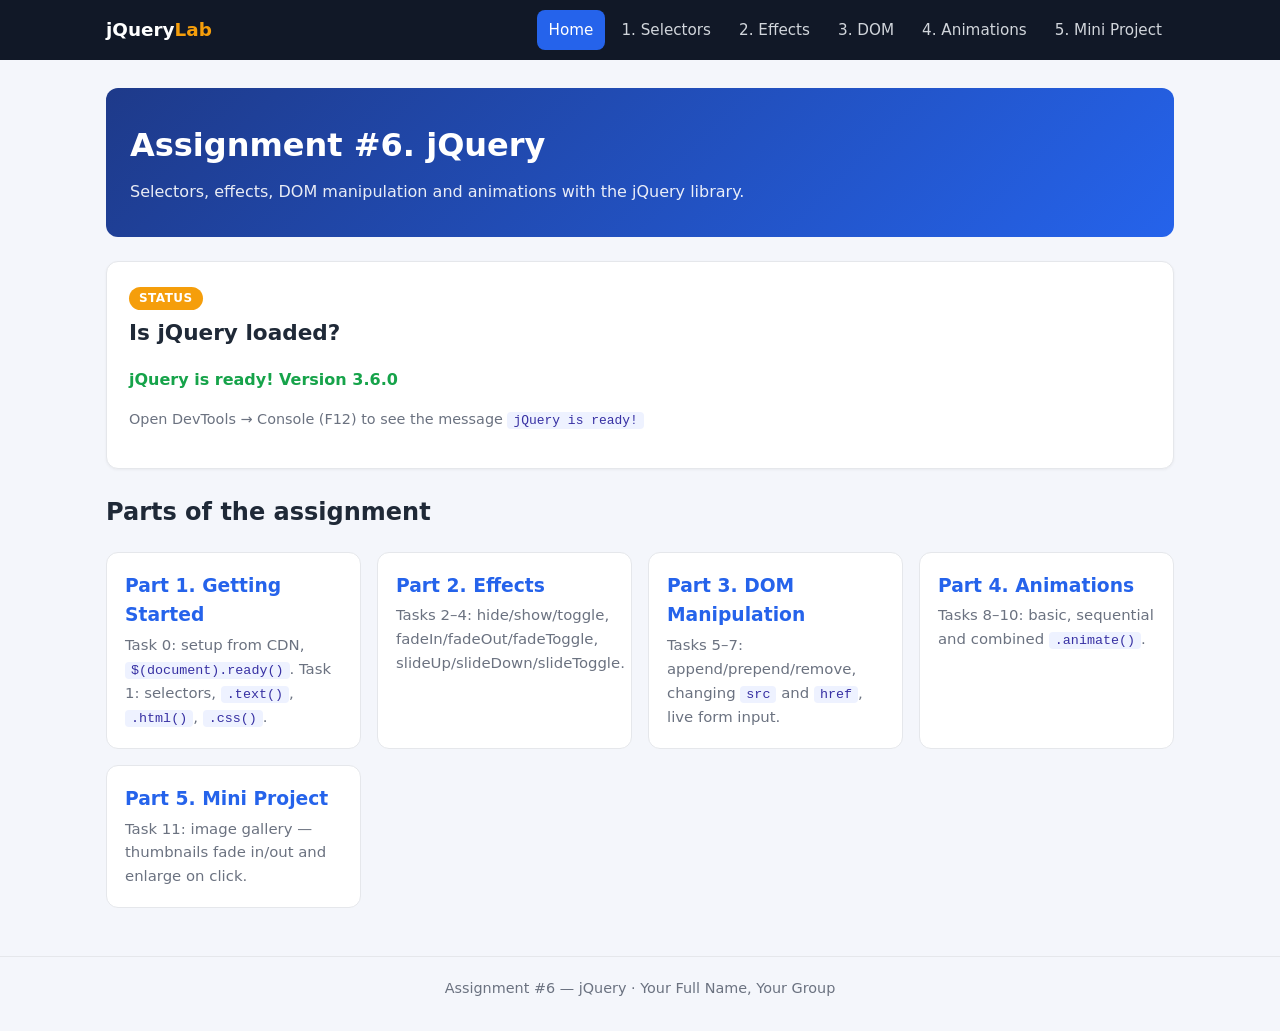
<file: index.html>
<!DOCTYPE html>
<html lang="en">
<head>
  <meta charset="UTF-8">
  <meta name="viewport" content="width=device-width, initial-scale=1.0">
  <title>Assignment 6 — jQuery | Home</title>
  <link rel="stylesheet" href="css/style.css">
</head>
<body>

  <nav class="navbar">
    <div class="nav-inner">
      <a class="brand" href="index.html">jQuery<span>Lab</span></a>
      <button class="nav-toggle" aria-label="Open menu">&#9776;</button>
      <div class="nav-links">
        <a href="index.html" class="active">Home</a>
        <a href="part1-selectors.html">1. Selectors</a>
        <a href="part2-effects.html">2. Effects</a>
        <a href="part3-dom.html">3. DOM</a>
        <a href="part4-animations.html">4. Animations</a>
        <a href="part5-project.html">5. Mini Project</a>
      </div>
    </div>
  </nav>

  <main>
    <section class="hero">
      <h1>Assignment #6. jQuery</h1>
      <p>Selectors, effects, DOM manipulation and animations with the jQuery library.</p>
    </section>

    <section class="task">
      <span class="task-label">Status</span>
      <h2>Is jQuery loaded?</h2>
      <p id="jq-status" class="status err">jQuery is NOT loaded (check the CDN link).</p>
      <p class="hint">Open DevTools → Console (F12) to see the message <code>jQuery is ready!</code></p>
    </section>

    <h2>Parts of the assignment</h2>
    <div class="cards">
      <a class="card-link" href="part1-selectors.html">
        <h3>Part 1. Getting Started</h3>
        <p>Task 0: setup from CDN, <code>$(document).ready()</code>. Task 1: selectors, <code>.text()</code>, <code>.html()</code>, <code>.css()</code>.</p>
      </a>
      <a class="card-link" href="part2-effects.html">
        <h3>Part 2. Effects</h3>
        <p>Tasks 2–4: hide/show/toggle, fadeIn/fadeOut/fadeToggle, slideUp/slideDown/slideToggle.</p>
      </a>
      <a class="card-link" href="part3-dom.html">
        <h3>Part 3. DOM Manipulation</h3>
        <p>Tasks 5–7: append/prepend/remove, changing <code>src</code> and <code>href</code>, live form input.</p>
      </a>
      <a class="card-link" href="part4-animations.html">
        <h3>Part 4. Animations</h3>
        <p>Tasks 8–10: basic, sequential and combined <code>.animate()</code>.</p>
      </a>
      <a class="card-link" href="part5-project.html">
        <h3>Part 5. Mini Project</h3>
        <p>Task 11: image gallery — thumbnails fade in/out and enlarge on click.</p>
      </a>
    </div>
  </main>

  <footer class="footer">
    Assignment #6 — jQuery &middot; <span class="student-name"></span>, <span class="student-group"></span>
  </footer>

  <script src="https://code.jquery.com/jquery-3.7.1.min.js" integrity="sha256-/JqT3SQfawRcv/BIHPThkBvs0OEvtFFmqPF/lYI/Cxo=" crossorigin="anonymous"></script>
  <script src="js/main.js"></script>
  <script>
    $(document).ready(function () {
      $("#jq-status")
        .text("jQuery is ready! Version " + $.fn.jquery)
        .removeClass("err")
        .addClass("ok");
    });
  </script>
</body>
</html>
</file>
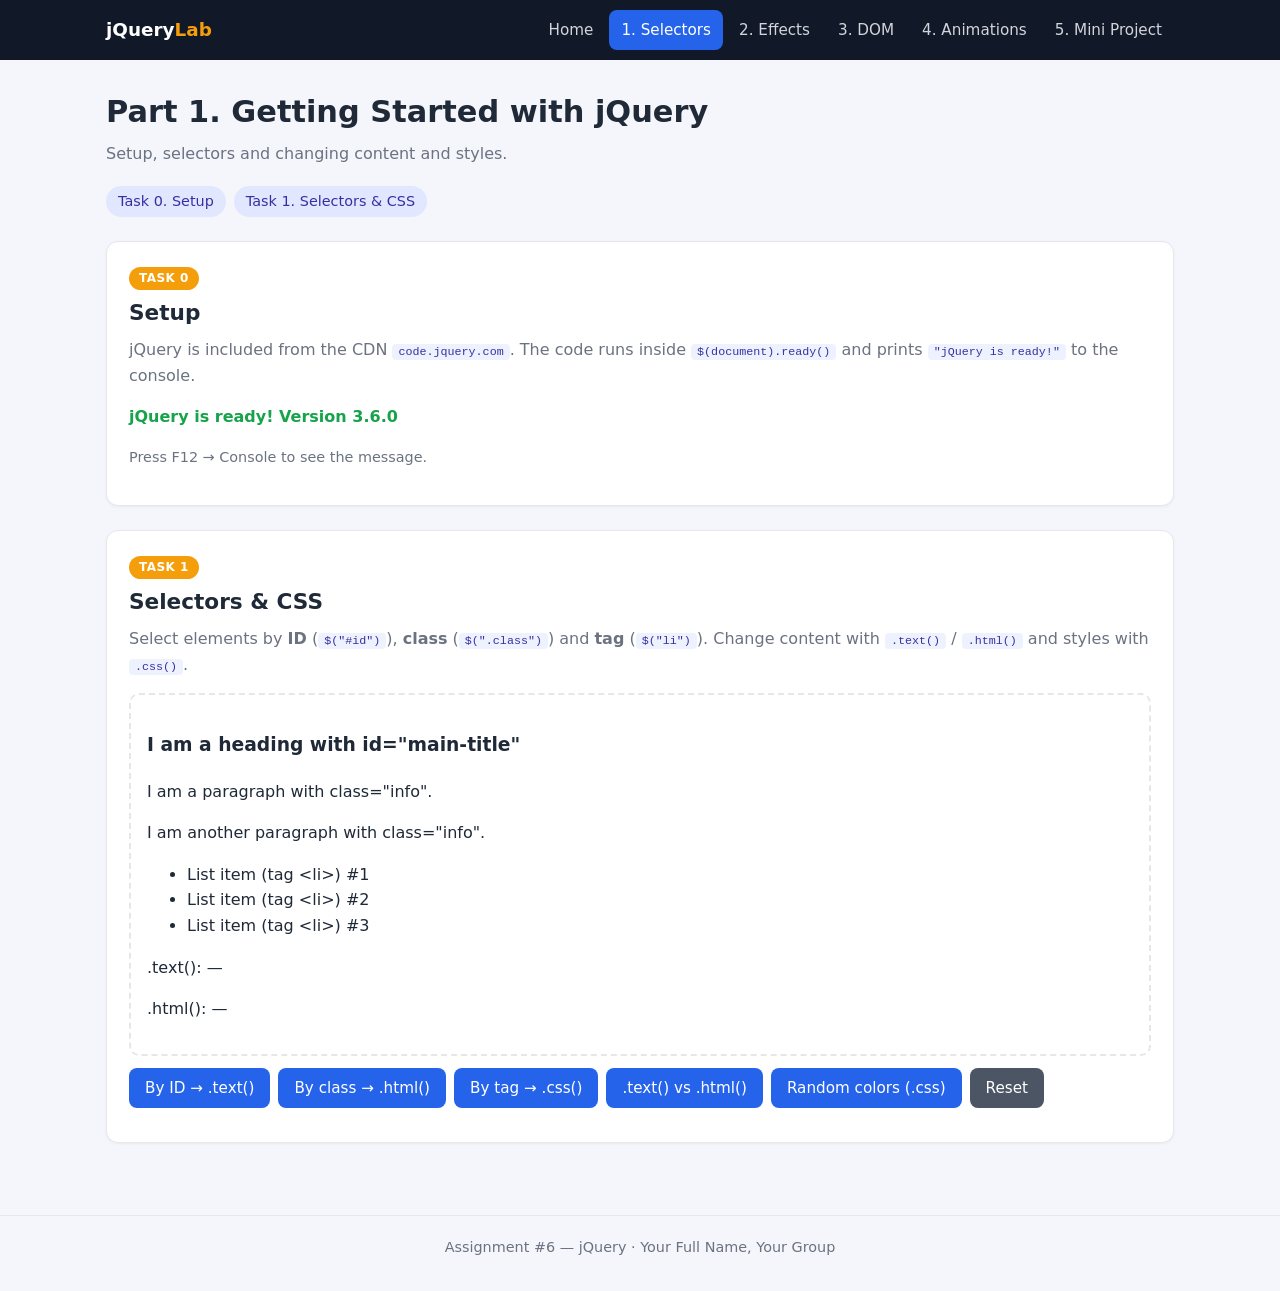
<file: part1-selectors.html>
<!DOCTYPE html>
<html lang="en">
<head>
  <meta charset="UTF-8">
  <meta name="viewport" content="width=device-width, initial-scale=1.0">
  <title>Part 1 — Selectors &amp; CSS</title>
  <link rel="stylesheet" href="css/style.css">
</head>
<body>

  <nav class="navbar">
    <div class="nav-inner">
      <a class="brand" href="index.html">jQuery<span>Lab</span></a>
      <button class="nav-toggle" aria-label="Open menu">&#9776;</button>
      <div class="nav-links">
        <a href="index.html">Home</a>
        <a href="part1-selectors.html" class="active">1. Selectors</a>
        <a href="part2-effects.html">2. Effects</a>
        <a href="part3-dom.html">3. DOM</a>
        <a href="part4-animations.html">4. Animations</a>
        <a href="part5-project.html">5. Mini Project</a>
      </div>
    </div>
  </nav>

  <main>
    <header class="page-header">
      <h1>Part 1. Getting Started with jQuery</h1>
      <p>Setup, selectors and changing content and styles.</p>
    </header>

    <div class="task-nav">
      <a href="#task0">Task 0. Setup</a>
      <a href="#task1">Task 1. Selectors &amp; CSS</a>
    </div>

    <!-- ========== Task 0 ========== -->
    <section class="task" id="task0">
      <span class="task-label">Task 0</span>
      <h2>Setup</h2>
      <p class="desc">jQuery is included from the CDN <code>code.jquery.com</code>. The code runs inside
        <code>$(document).ready()</code> and prints <code>"jQuery is ready!"</code> to the console.</p>
      <p id="ready-status" class="status err">jQuery is NOT loaded.</p>
      <p class="hint">Press F12 → Console to see the message.</p>
    </section>

    <!-- ========== Task 1 ========== -->
    <section class="task" id="task1">
      <span class="task-label">Task 1</span>
      <h2>Selectors &amp; CSS</h2>
      <p class="desc">Select elements by <b>ID</b> (<code>$("#id")</code>), <b>class</b> (<code>$(".class")</code>)
        and <b>tag</b> (<code>$("li")</code>). Change content with <code>.text()</code> / <code>.html()</code>
        and styles with <code>.css()</code>.</p>

      <div class="demo-box" id="demo1">
        <h3 id="main-title">I am a heading with id="main-title"</h3>
        <p class="info">I am a paragraph with class="info".</p>
        <p class="info">I am another paragraph with class="info".</p>
        <ul>
          <li>List item (tag &lt;li&gt;) #1</li>
          <li>List item (tag &lt;li&gt;) #2</li>
          <li>List item (tag &lt;li&gt;) #3</li>
        </ul>
        <p>.text(): <span id="text-demo">—</span></p>
        <p>.html(): <span id="html-demo">—</span></p>
      </div>

      <div class="btn-group">
        <button class="btn" id="btn-by-id">By ID → .text()</button>
        <button class="btn" id="btn-by-class">By class → .html()</button>
        <button class="btn" id="btn-by-tag">By tag → .css()</button>
        <button class="btn" id="btn-compare">.text() vs .html()</button>
        <button class="btn" id="btn-random">Random colors (.css)</button>
        <button class="btn secondary" id="btn-reset1">Reset</button>
      </div>
    </section>
  </main>

  <footer class="footer">
    Assignment #6 — jQuery &middot; <span class="student-name"></span>, <span class="student-group"></span>
  </footer>

  <script src="https://code.jquery.com/jquery-3.7.1.min.js" integrity="sha256-/JqT3SQfawRcv/BIHPThkBvs0OEvtFFmqPF/lYI/Cxo=" crossorigin="anonymous"></script>
  <script src="js/main.js"></script>
  <script src="js/part1.js"></script>
</body>
</html>
</file>
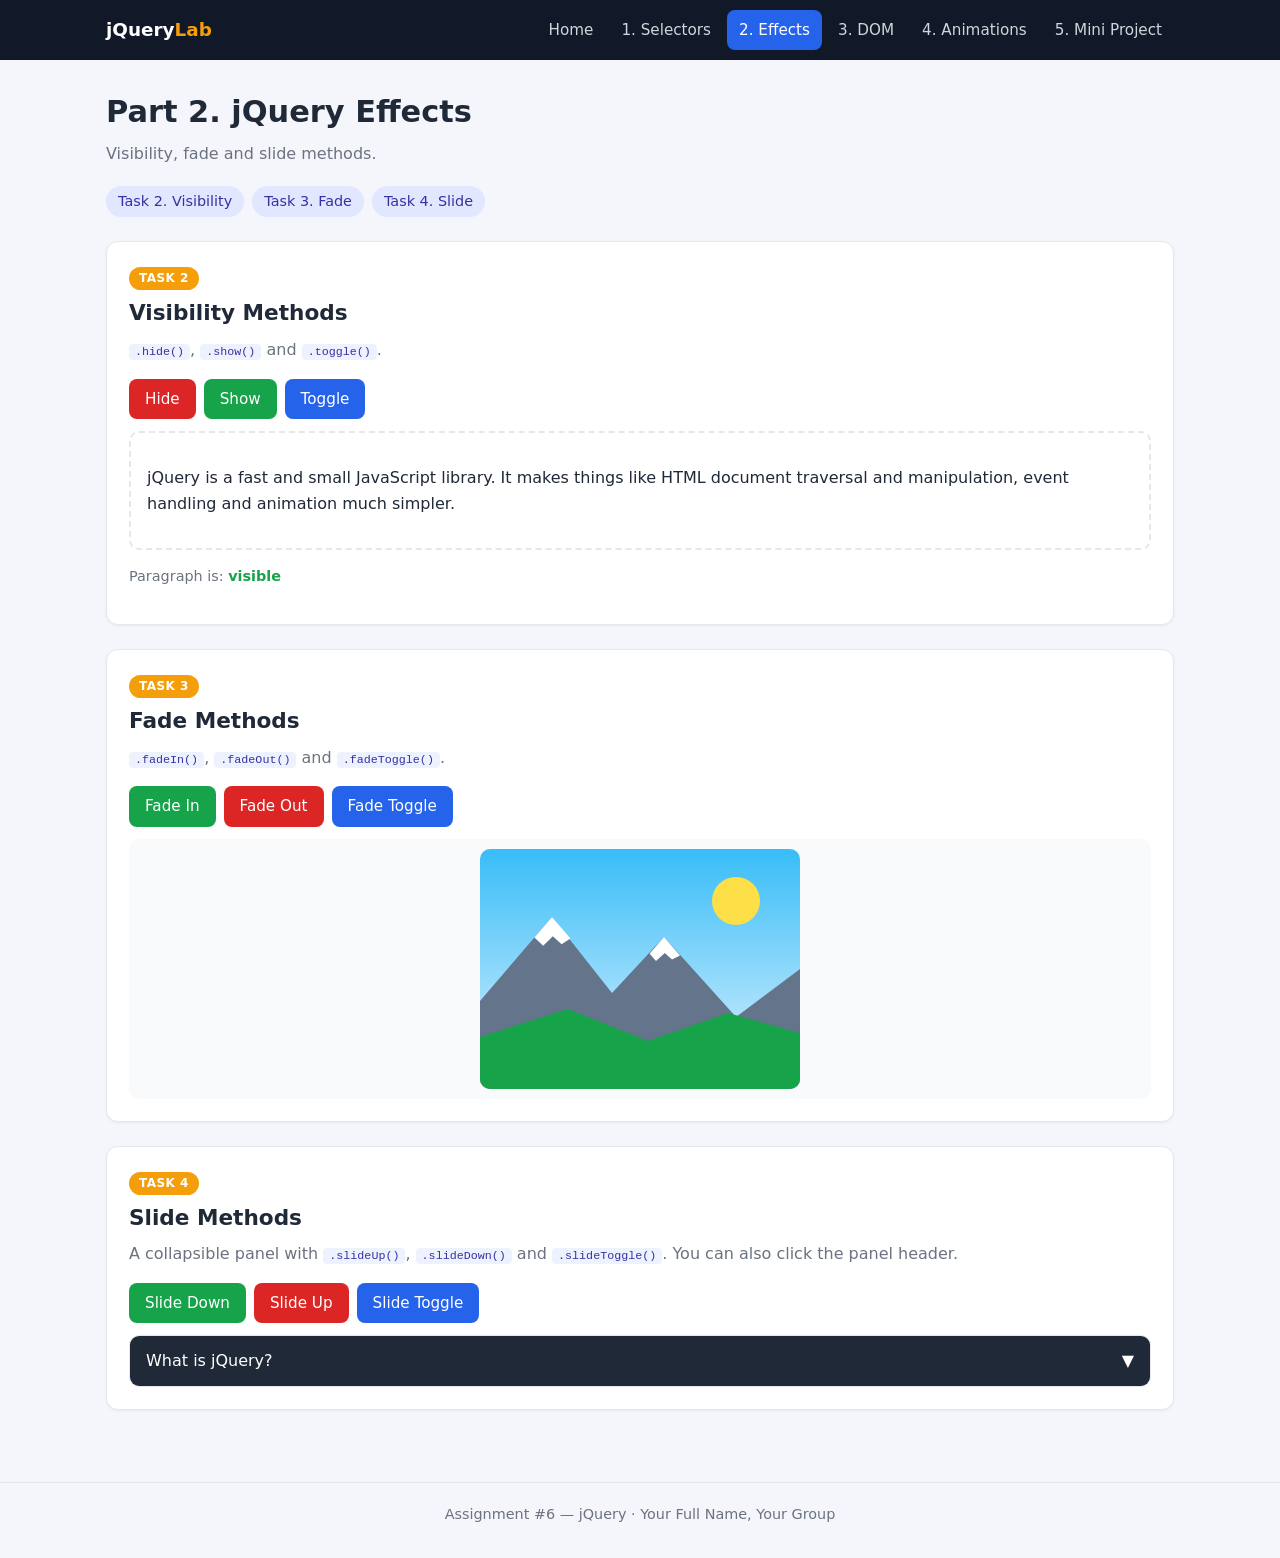
<file: part2-effects.html>
<!DOCTYPE html>
<html lang="en">
<head>
  <meta charset="UTF-8">
  <meta name="viewport" content="width=device-width, initial-scale=1.0">
  <title>Part 2 — jQuery Effects</title>
  <link rel="stylesheet" href="css/style.css">
</head>
<body>

  <nav class="navbar">
    <div class="nav-inner">
      <a class="brand" href="index.html">jQuery<span>Lab</span></a>
      <button class="nav-toggle" aria-label="Open menu">&#9776;</button>
      <div class="nav-links">
        <a href="index.html">Home</a>
        <a href="part1-selectors.html">1. Selectors</a>
        <a href="part2-effects.html" class="active">2. Effects</a>
        <a href="part3-dom.html">3. DOM</a>
        <a href="part4-animations.html">4. Animations</a>
        <a href="part5-project.html">5. Mini Project</a>
      </div>
    </div>
  </nav>

  <main>
    <header class="page-header">
      <h1>Part 2. jQuery Effects</h1>
      <p>Visibility, fade and slide methods.</p>
    </header>

    <div class="task-nav">
      <a href="#task2">Task 2. Visibility</a>
      <a href="#task3">Task 3. Fade</a>
      <a href="#task4">Task 4. Slide</a>
    </div>

    <!-- ========== Task 2 ========== -->
    <section class="task" id="task2">
      <span class="task-label">Task 2</span>
      <h2>Visibility Methods</h2>
      <p class="desc"><code>.hide()</code>, <code>.show()</code> and <code>.toggle()</code>.</p>

      <div class="btn-group">
        <button class="btn danger" id="btn-hide">Hide</button>
        <button class="btn success" id="btn-show">Show</button>
        <button class="btn" id="btn-toggle">Toggle</button>
      </div>

      <div class="demo-box">
        <p id="para">
          jQuery is a fast and small JavaScript library. It makes things like HTML document
          traversal and manipulation, event handling and animation much simpler.
        </p>
      </div>
      <p class="hint">Paragraph is: <span id="para-state" class="status ok">visible</span></p>
    </section>

    <!-- ========== Task 3 ========== -->
    <section class="task" id="task3">
      <span class="task-label">Task 3</span>
      <h2>Fade Methods</h2>
      <p class="desc"><code>.fadeIn()</code>, <code>.fadeOut()</code> and <code>.fadeToggle()</code>.</p>

      <div class="btn-group">
        <button class="btn success" id="btn-fade-in">Fade In</button>
        <button class="btn danger" id="btn-fade-out">Fade Out</button>
        <button class="btn" id="btn-fade-toggle">Fade Toggle</button>
      </div>

      <div class="fade-wrap">
        <img id="fade-img" src="images/gallery/mountains.svg" alt="Mountains">
      </div>
    </section>

    <!-- ========== Task 4 ========== -->
    <section class="task" id="task4">
      <span class="task-label">Task 4</span>
      <h2>Slide Methods</h2>
      <p class="desc">A collapsible panel with <code>.slideUp()</code>, <code>.slideDown()</code> and
        <code>.slideToggle()</code>. You can also click the panel header.</p>

      <div class="btn-group">
        <button class="btn success" id="btn-slide-down">Slide Down</button>
        <button class="btn danger" id="btn-slide-up">Slide Up</button>
        <button class="btn" id="btn-slide-toggle">Slide Toggle</button>
      </div>

      <div class="panel">
        <div class="panel-header" id="panel-header">
          <span>What is jQuery?</span>
          <span class="arrow">&#9660;</span>
        </div>
        <div class="panel-body" id="panel-body">
          <p>jQuery was created by John Resig in 2006. Its motto is <b>"Write less, do more"</b>.</p>
          <p>Main features: DOM selection and manipulation, events, effects and animations, AJAX.</p>
        </div>
      </div>
    </section>
  </main>

  <footer class="footer">
    Assignment #6 — jQuery &middot; <span class="student-name"></span>, <span class="student-group"></span>
  </footer>

  <script src="https://code.jquery.com/jquery-3.7.1.min.js" integrity="sha256-/JqT3SQfawRcv/BIHPThkBvs0OEvtFFmqPF/lYI/Cxo=" crossorigin="anonymous"></script>
  <script src="js/main.js"></script>
  <script src="js/part2.js"></script>
</body>
</html>
</file>
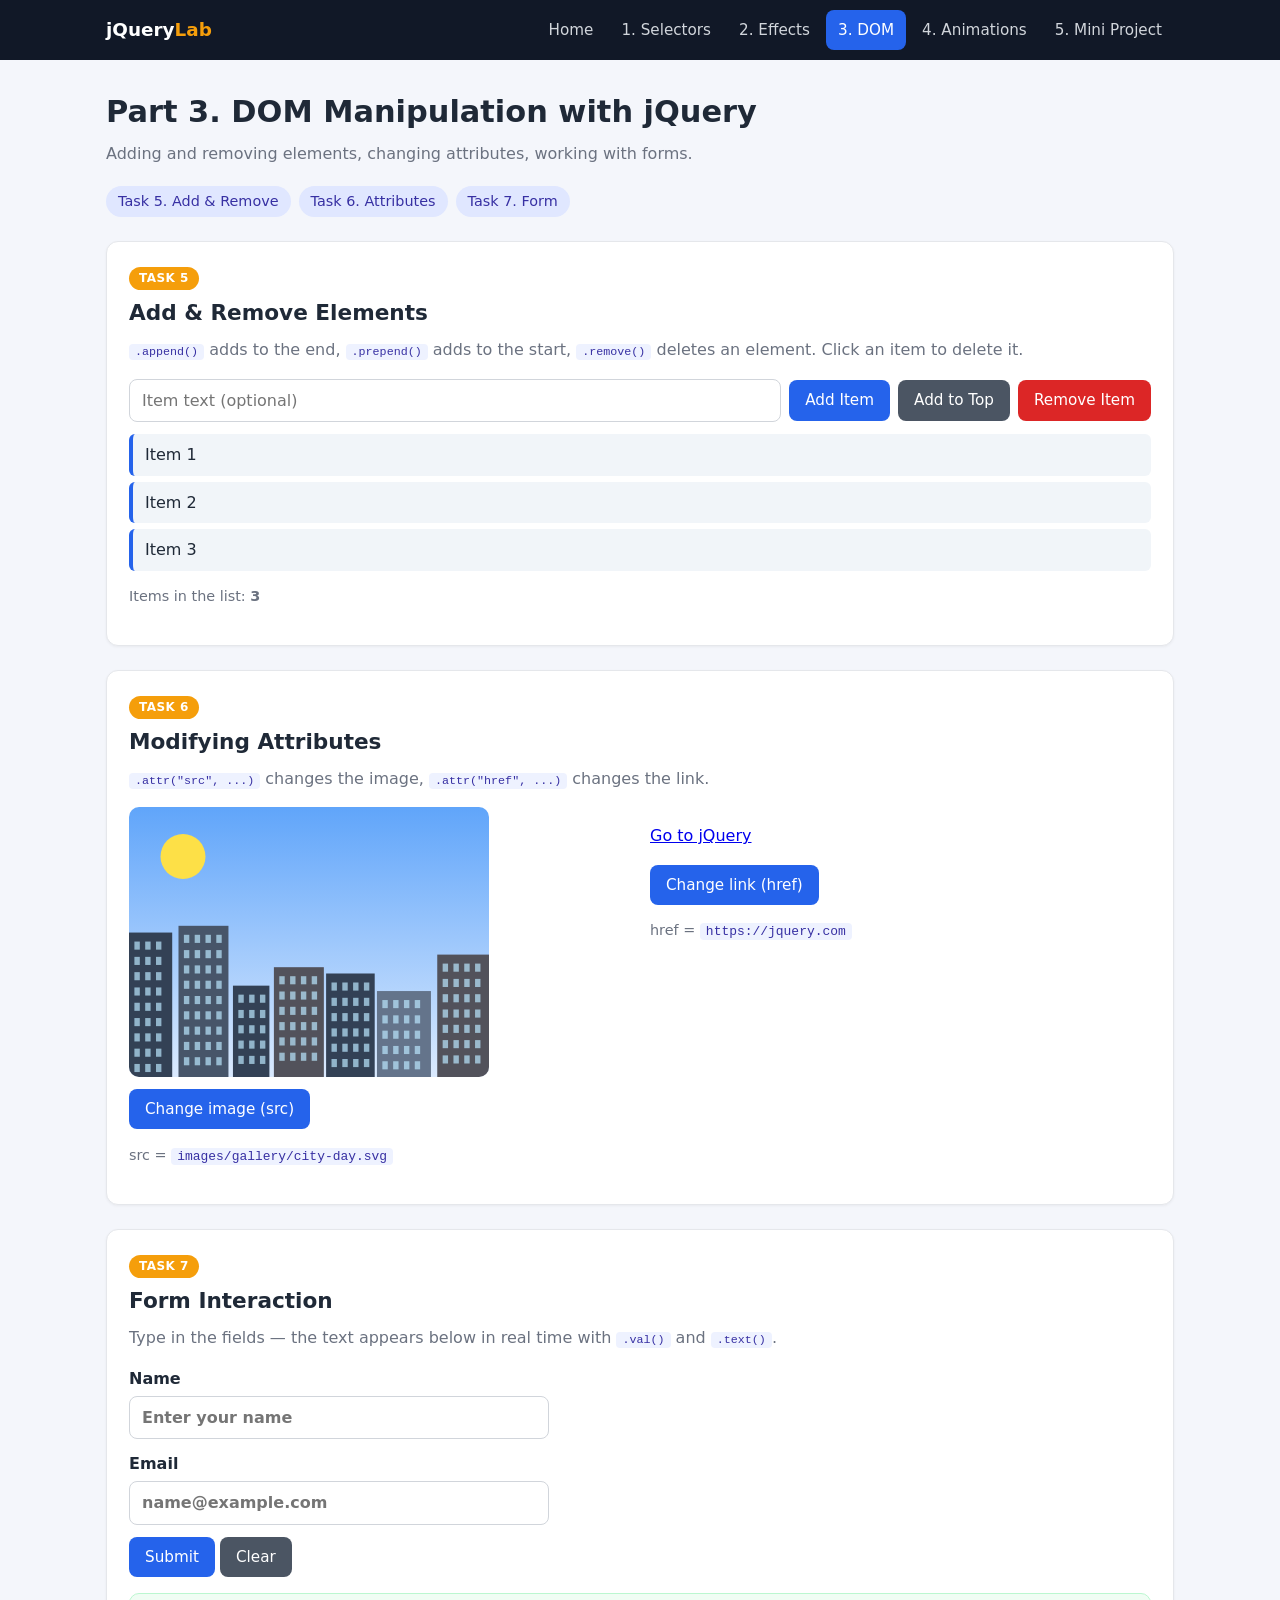
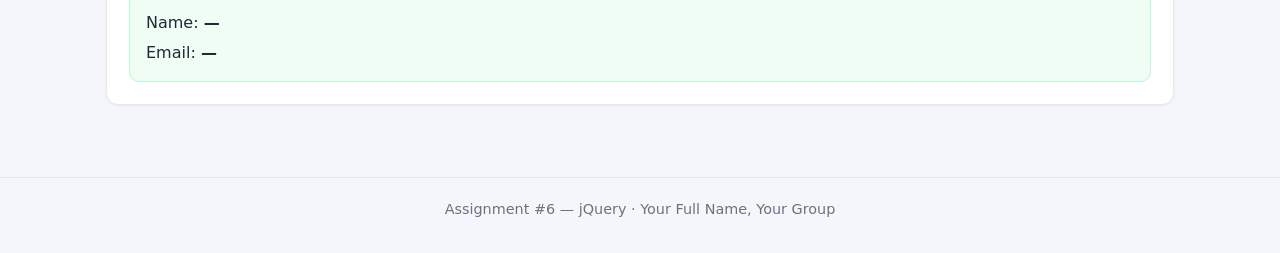
<file: part3-dom.html>
<!DOCTYPE html>
<html lang="en">
<head>
  <meta charset="UTF-8">
  <meta name="viewport" content="width=device-width, initial-scale=1.0">
  <title>Part 3 — DOM Manipulation</title>
  <link rel="stylesheet" href="css/style.css">
</head>
<body>

  <nav class="navbar">
    <div class="nav-inner">
      <a class="brand" href="index.html">jQuery<span>Lab</span></a>
      <button class="nav-toggle" aria-label="Open menu">&#9776;</button>
      <div class="nav-links">
        <a href="index.html">Home</a>
        <a href="part1-selectors.html">1. Selectors</a>
        <a href="part2-effects.html">2. Effects</a>
        <a href="part3-dom.html" class="active">3. DOM</a>
        <a href="part4-animations.html">4. Animations</a>
        <a href="part5-project.html">5. Mini Project</a>
      </div>
    </div>
  </nav>

  <main>
    <header class="page-header">
      <h1>Part 3. DOM Manipulation with jQuery</h1>
      <p>Adding and removing elements, changing attributes, working with forms.</p>
    </header>

    <div class="task-nav">
      <a href="#task5">Task 5. Add &amp; Remove</a>
      <a href="#task6">Task 6. Attributes</a>
      <a href="#task7">Task 7. Form</a>
    </div>

    <!-- ========== Task 5 ========== -->
    <section class="task" id="task5">
      <span class="task-label">Task 5</span>
      <h2>Add &amp; Remove Elements</h2>
      <p class="desc"><code>.append()</code> adds to the end, <code>.prepend()</code> adds to the start,
        <code>.remove()</code> deletes an element. Click an item to delete it.</p>

      <div class="row">
        <input type="text" id="item-input" placeholder="Item text (optional)">
        <button class="btn" id="btn-append">Add Item</button>
        <button class="btn secondary" id="btn-prepend">Add to Top</button>
        <button class="btn danger" id="btn-remove">Remove Item</button>
      </div>

      <ul id="item-list">
        <li>Item 1</li>
        <li>Item 2</li>
        <li>Item 3</li>
      </ul>
      <p class="hint">Items in the list: <b id="item-count">3</b></p>
    </section>

    <!-- ========== Task 6 ========== -->
    <section class="task" id="task6">
      <span class="task-label">Task 6</span>
      <h2>Modifying Attributes</h2>
      <p class="desc"><code>.attr("src", ...)</code> changes the image, <code>.attr("href", ...)</code> changes the link.</p>

      <div class="attr-demo">
        <div>
          <img id="swap-img" src="images/gallery/city-day.svg" alt="City at day">
          <div class="btn-group">
            <button class="btn" id="btn-change-src">Change image (src)</button>
          </div>
          <p class="hint">src = <code id="current-src"></code></p>
        </div>

        <div>
          <p><a id="dyn-link" href="https://jquery.com" target="_blank" rel="noopener">Go to jQuery</a></p>
          <div class="btn-group">
            <button class="btn" id="btn-change-href">Change link (href)</button>
          </div>
          <p class="hint">href = <code id="current-href"></code></p>
        </div>
      </div>
    </section>

    <!-- ========== Task 7 ========== -->
    <section class="task" id="task7">
      <span class="task-label">Task 7</span>
      <h2>Form Interaction</h2>
      <p class="desc">Type in the fields — the text appears below in real time with <code>.val()</code> and <code>.text()</code>.</p>

      <form id="user-form" novalidate>
        <label>Name
          <input type="text" id="name-input" placeholder="Enter your name">
        </label>
        <label>Email
          <input type="email" id="email-input" placeholder="name@example.com">
        </label>
        <div>
          <button class="btn" type="submit">Submit</button>
          <button class="btn secondary" type="button" id="btn-clear">Clear</button>
        </div>
      </form>

      <div class="preview">
        <p>Name: <span id="name-output">—</span></p>
        <p>Email: <span id="email-output">—</span> <span id="email-check"></span></p>
        <p id="form-message" class="status ok"></p>
      </div>
    </section>
  </main>

  <footer class="footer">
    Assignment #6 — jQuery &middot; <span class="student-name"></span>, <span class="student-group"></span>
  </footer>

  <script src="https://code.jquery.com/jquery-3.7.1.min.js" integrity="sha256-/JqT3SQfawRcv/BIHPThkBvs0OEvtFFmqPF/lYI/Cxo=" crossorigin="anonymous"></script>
  <script src="js/main.js"></script>
  <script src="js/part3.js"></script>
</body>
</html>
</file>
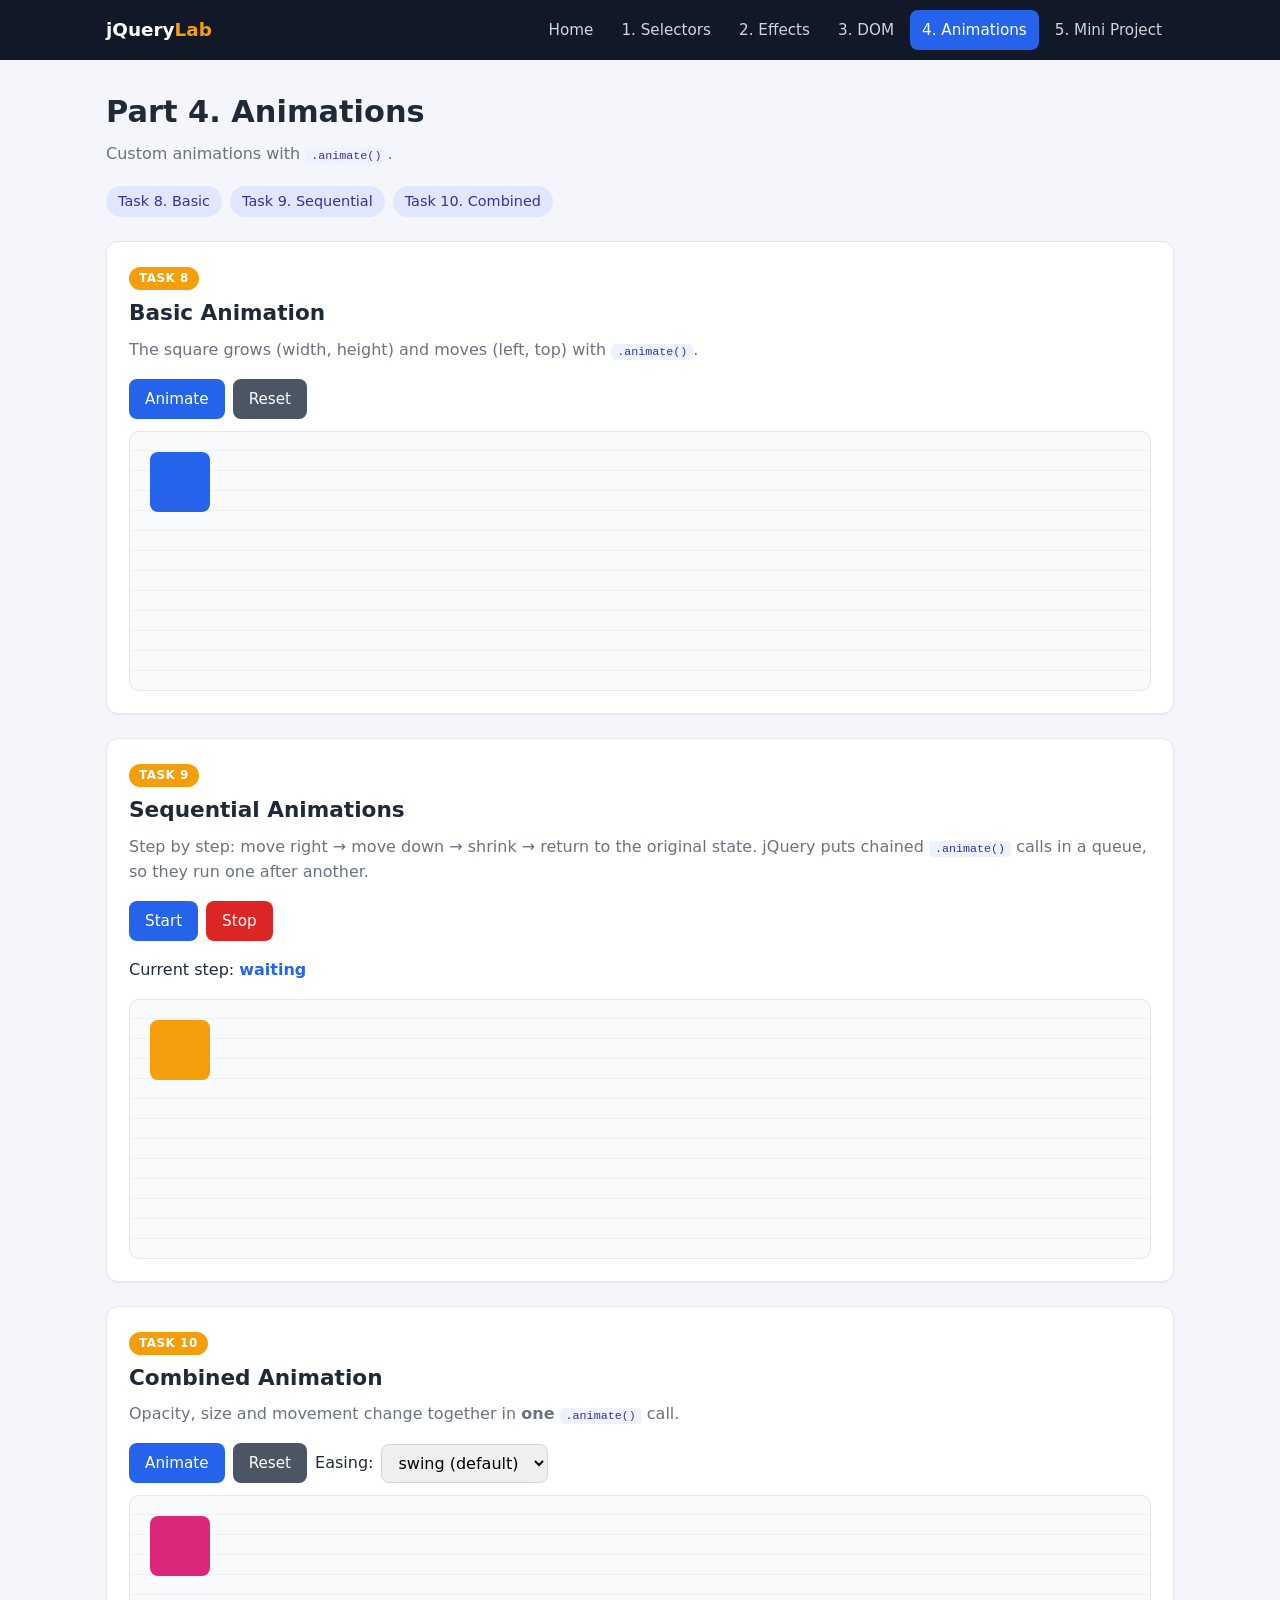
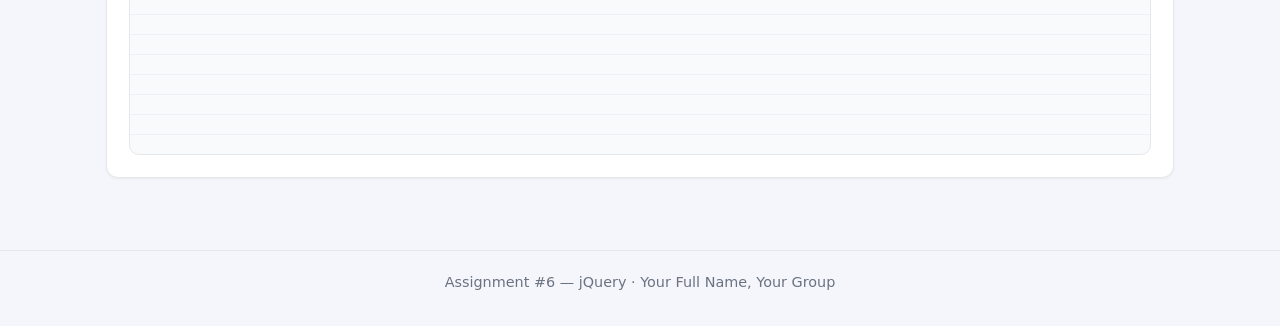
<file: part4-animations.html>
<!DOCTYPE html>
<html lang="en">
<head>
  <meta charset="UTF-8">
  <meta name="viewport" content="width=device-width, initial-scale=1.0">
  <title>Part 4 — Animations</title>
  <link rel="stylesheet" href="css/style.css">
</head>
<body>

  <nav class="navbar">
    <div class="nav-inner">
      <a class="brand" href="index.html">jQuery<span>Lab</span></a>
      <button class="nav-toggle" aria-label="Open menu">&#9776;</button>
      <div class="nav-links">
        <a href="index.html">Home</a>
        <a href="part1-selectors.html">1. Selectors</a>
        <a href="part2-effects.html">2. Effects</a>
        <a href="part3-dom.html">3. DOM</a>
        <a href="part4-animations.html" class="active">4. Animations</a>
        <a href="part5-project.html">5. Mini Project</a>
      </div>
    </div>
  </nav>

  <main>
    <header class="page-header">
      <h1>Part 4. Animations</h1>
      <p>Custom animations with <code>.animate()</code>.</p>
    </header>

    <div class="task-nav">
      <a href="#task8">Task 8. Basic</a>
      <a href="#task9">Task 9. Sequential</a>
      <a href="#task10">Task 10. Combined</a>
    </div>

    <!-- ========== Task 8 ========== -->
    <section class="task" id="task8">
      <span class="task-label">Task 8</span>
      <h2>Basic Animation</h2>
      <p class="desc">The square grows (width, height) and moves (left, top) with <code>.animate()</code>.</p>

      <div class="btn-group">
        <button class="btn" id="btn-animate8">Animate</button>
        <button class="btn secondary" id="btn-reset8">Reset</button>
      </div>
      <div class="stage" id="stage8">
        <div class="box" id="box8"></div>
      </div>
    </section>

    <!-- ========== Task 9 ========== -->
    <section class="task" id="task9">
      <span class="task-label">Task 9</span>
      <h2>Sequential Animations</h2>
      <p class="desc">Step by step: move right → move down → shrink → return to the original state.
        jQuery puts chained <code>.animate()</code> calls in a queue, so they run one after another.</p>

      <div class="btn-group">
        <button class="btn" id="btn-animate9">Start</button>
        <button class="btn danger" id="btn-stop9">Stop</button>
      </div>
      <p>Current step: <span class="step" id="step9">waiting</span></p>
      <div class="stage" id="stage9">
        <div class="box" id="box9"></div>
      </div>
    </section>

    <!-- ========== Task 10 ========== -->
    <section class="task" id="task10">
      <span class="task-label">Task 10</span>
      <h2>Combined Animation</h2>
      <p class="desc">Opacity, size and movement change together in <b>one</b> <code>.animate()</code> call.</p>

      <div class="btn-group">
        <button class="btn" id="btn-animate10">Animate</button>
        <button class="btn secondary" id="btn-reset10">Reset</button>
        <label class="row">Easing:
          <select id="easing10">
            <option value="swing">swing (default)</option>
            <option value="linear">linear</option>
          </select>
        </label>
      </div>
      <div class="stage" id="stage10">
        <div class="box" id="box10"></div>
      </div>
    </section>
  </main>

  <footer class="footer">
    Assignment #6 — jQuery &middot; <span class="student-name"></span>, <span class="student-group"></span>
  </footer>

  <script src="https://code.jquery.com/jquery-3.7.1.min.js" integrity="sha256-/JqT3SQfawRcv/BIHPThkBvs0OEvtFFmqPF/lYI/Cxo=" crossorigin="anonymous"></script>
  <script src="js/main.js"></script>
  <script src="js/part4.js"></script>
</body>
</html>
</file>
<file: css/style.css>
/* ===== Assignment #6 — jQuery | shared styles ===== */
:root {
  --bg: #f4f6fb;
  --card: #ffffff;
  --text: #1f2937;
  --muted: #6b7280;
  --primary: #2563eb;
  --primary-dark: #1d4ed8;
  --accent: #f59e0b;
  --success: #16a34a;
  --danger: #dc2626;
  --border: #e5e7eb;
  --nav: #111827;
  --radius: 12px;
}

* { box-sizing: border-box; }

body {
  margin: 0;
  font-family: system-ui, -apple-system, "Segoe UI", Roboto, Arial, sans-serif;
  background: var(--bg);
  color: var(--text);
  line-height: 1.6;
}

img { max-width: 100%; }

/* ---------- Navbar ---------- */
.navbar {
  background: var(--nav);
  position: sticky;
  top: 0;
  z-index: 100;
}
.nav-inner {
  max-width: 1100px;
  margin: 0 auto;
  padding: 0 16px;
  min-height: 60px;
  display: flex;
  align-items: center;
  justify-content: space-between;
  position: relative;
}
.brand {
  color: #fff;
  font-weight: 700;
  font-size: 1.15rem;
  text-decoration: none;
}
.brand span { color: var(--accent); }
.nav-links { display: flex; gap: 4px; }
.nav-links a {
  color: #d1d5db;
  text-decoration: none;
  padding: 8px 12px;
  border-radius: 8px;
  font-size: .95rem;
  display: block;
}
.nav-links a:hover { background: #1f2937; color: #fff; }
.nav-links a.active { background: var(--primary); color: #fff; }
.nav-toggle {
  display: none;
  background: none;
  border: 1px solid #374151;
  color: #fff;
  font-size: 1.3rem;
  border-radius: 8px;
  padding: 2px 10px;
  cursor: pointer;
}

@media (max-width: 900px) {
  .nav-toggle { display: block; }
  .nav-links {
    display: none;               /* opened with jQuery .slideToggle() */
    position: absolute;
    top: 60px;
    left: 0;
    right: 0;
    background: var(--nav);
    padding: 8px 16px 16px;
  }
}

/* ---------- Layout ---------- */
main {
  max-width: 1100px;
  margin: 0 auto;
  padding: 28px 16px 48px;
}
.page-header { margin-bottom: 20px; }
.page-header h1 { margin: 0 0 4px; font-size: 1.9rem; }
.page-header p { margin: 0; color: var(--muted); }

.task-nav { display: flex; flex-wrap: wrap; gap: 8px; margin: 16px 0 24px; }
.task-nav a {
  background: #e0e7ff;
  color: #3730a3;
  text-decoration: none;
  padding: 4px 12px;
  border-radius: 999px;
  font-size: .9rem;
}
.task-nav a:hover { background: #c7d2fe; }

.task {
  background: var(--card);
  border: 1px solid var(--border);
  border-radius: var(--radius);
  padding: 22px;
  margin-bottom: 24px;
  box-shadow: 0 1px 3px rgba(0, 0, 0, .05);
  scroll-margin-top: 80px;
}
.task h2 { margin: 6px 0 6px; font-size: 1.35rem; }
.task .desc { color: var(--muted); margin-top: 0; }
.task-label {
  display: inline-block;
  background: var(--accent);
  color: #fff;
  font-size: .75rem;
  font-weight: 700;
  letter-spacing: .04em;
  text-transform: uppercase;
  padding: 2px 10px;
  border-radius: 999px;
}

.demo-box {
  border: 2px dashed var(--border);
  border-radius: 10px;
  padding: 16px;
  margin: 12px 0;
}

code {
  background: #eef2ff;
  color: #3730a3;
  padding: 1px 6px;
  border-radius: 4px;
  font-size: .9em;
}

/* ---------- Buttons & inputs ---------- */
.btn-group { display: flex; flex-wrap: wrap; gap: 8px; margin: 12px 0; }
.btn {
  background: var(--primary);
  color: #fff;
  border: none;
  padding: 8px 16px;
  border-radius: 8px;
  cursor: pointer;
  font: inherit;
  font-size: .95rem;
}
.btn:hover { background: var(--primary-dark); }
.btn.secondary { background: #4b5563; }
.btn.secondary:hover { background: #374151; }
.btn.danger { background: var(--danger); }
.btn.danger:hover { background: #b91c1c; }
.btn.success { background: var(--success); }
.btn.success:hover { background: #15803d; }

input[type="text"], input[type="email"], select {
  font: inherit;
  padding: 8px 12px;
  border: 1px solid #d1d5db;
  border-radius: 8px;
  min-width: 0;
}
input:focus, select:focus { outline: 2px solid #93c5fd; border-color: var(--primary); }

.status { font-weight: 600; }
.status.ok { color: var(--success); }
.status.err { color: var(--danger); }
.hint { color: var(--muted); font-size: .9rem; }

/* ---------- Home page ---------- */
.hero {
  background: linear-gradient(135deg, #1e3a8a, #2563eb);
  color: #fff;
  border-radius: var(--radius);
  padding: 32px 24px;
  margin-bottom: 24px;
}
.hero h1 { margin: 0 0 8px; font-size: 2rem; }
.hero p { margin: 0; opacity: .9; }
.cards { display: grid; grid-template-columns: repeat(auto-fit, minmax(240px, 1fr)); gap: 16px; }
.card-link {
  display: block;
  background: var(--card);
  border: 1px solid var(--border);
  border-radius: var(--radius);
  padding: 18px;
  color: inherit;
  text-decoration: none;
  transition: transform .15s, box-shadow .15s;
}
.card-link:hover { transform: translateY(-3px); box-shadow: 0 8px 20px rgba(0, 0, 0, .08); }
.card-link h3 { margin: 0 0 4px; color: var(--primary); }
.card-link p { margin: 0; color: var(--muted); font-size: .93rem; }

/* ---------- Part 2: Effects ---------- */
.fade-wrap {
  height: 260px;              /* fixed height so the page does not jump while the image fades */
  display: flex;
  align-items: center;
  justify-content: center;
  background: #f8fafc;
  border-radius: 10px;
}
.fade-wrap img { max-height: 240px; border-radius: 10px; }

.panel { border: 1px solid var(--border); border-radius: 10px; overflow: hidden; margin-top: 12px; }
.panel-header {
  background: #1f2937;
  color: #fff;
  padding: 12px 16px;
  cursor: pointer;
  display: flex;
  justify-content: space-between;
  user-select: none;
}
.panel-header .arrow { transition: transform .3s; }
.panel-header.open .arrow { transform: rotate(180deg); }
.panel-body { display: none; padding: 16px; background: #f9fafb; }

/* ---------- Part 3: DOM ---------- */
#item-list { padding-left: 0; list-style: none; margin: 12px 0; }
#item-list li {
  background: #f1f5f9;
  border-left: 4px solid var(--primary);
  padding: 8px 12px;
  margin-bottom: 6px;
  border-radius: 6px;
  cursor: pointer;
}
#item-list li:hover { background: #fee2e2; border-left-color: var(--danger); }
.row { display: flex; flex-wrap: wrap; gap: 8px; align-items: center; }
.row input { flex: 1 1 200px; }

.attr-demo { display: grid; grid-template-columns: repeat(auto-fit, minmax(260px, 1fr)); gap: 20px; }
.attr-demo img { width: 100%; max-width: 360px; border-radius: 10px; display: block; }

#user-form { display: grid; gap: 12px; max-width: 420px; }
#user-form label { display: grid; gap: 4px; font-weight: 600; }
#email-input.valid { border-color: var(--success); }
#email-input.invalid { border-color: var(--danger); }
.preview {
  margin-top: 16px;
  background: #f0fdf4;
  border: 1px solid #bbf7d0;
  border-radius: 10px;
  padding: 12px 16px;
}
.preview p { margin: 4px 0; }
.preview span { font-weight: 600; word-break: break-all; }

/* ---------- Part 4: Animations ---------- */
.stage {
  position: relative;          /* .animate() moves the box with left/top */
  height: 260px;
  background: repeating-linear-gradient(0deg, #f8fafc 0 19px, #eef2f7 19px 20px),
              #f8fafc;
  border: 1px solid var(--border);
  border-radius: 10px;
  overflow: hidden;
}
.box {
  position: absolute;
  left: 20px;
  top: 20px;
  width: 60px;
  height: 60px;
  background: var(--primary);
  border-radius: 8px;
}
#box9 { background: var(--accent); }
#box10 { background: #db2777; }
.step { font-weight: 600; color: var(--primary); }

/* ---------- Part 5: Gallery ---------- */
.filters { display: flex; flex-wrap: wrap; gap: 8px; margin-bottom: 16px; }
.filter-btn {
  border: 1px solid #c7d2fe;
  background: #fff;
  color: #3730a3;
  padding: 6px 16px;
  border-radius: 999px;
  cursor: pointer;
  font: inherit;
}
.filter-btn.active { background: #3730a3; color: #fff; border-color: #3730a3; }

.gallery { display: grid; grid-template-columns: repeat(auto-fill, minmax(220px, 1fr)); gap: 14px; }
.thumb {
  margin: 0;
  cursor: zoom-in;
  border-radius: 10px;
  overflow: hidden;
  background: #fff;
  border: 1px solid var(--border);
}
.thumb img { width: 100%; display: block; aspect-ratio: 4 / 3; object-fit: cover; transition: transform .3s; }
.thumb:hover img { transform: scale(1.06); }
.thumb figcaption { padding: 8px 12px; font-size: .9rem; color: var(--muted); }

.lightbox {
  display: none;               /* shown with jQuery .fadeIn() */
  position: fixed;
  inset: 0;
  z-index: 200;
  background: rgba(0, 0, 0, .85);
  align-items: center;
  justify-content: center;
  flex-direction: column;
  padding: 16px;
}
.lightbox img { border-radius: 10px; box-shadow: 0 10px 40px rgba(0, 0, 0, .5); max-width: 100%; }
#lb-caption { color: #fff; margin: 12px 0 0; text-align: center; }
.lb-btn {
  position: absolute;
  background: rgba(255, 255, 255, .15);
  color: #fff;
  border: none;
  width: 48px;
  height: 48px;
  border-radius: 50%;
  font-size: 1.6rem;
  line-height: 1;
  cursor: pointer;
}
.lb-btn:hover { background: rgba(255, 255, 255, .3); }
.lb-close { top: 16px; right: 16px; }
.lb-prev { left: 16px; top: 50%; transform: translateY(-50%); }
.lb-next { right: 16px; top: 50%; transform: translateY(-50%); }

/* ---------- Footer ---------- */
.footer {
  text-align: center;
  color: var(--muted);
  font-size: .9rem;
  padding: 20px 16px 32px;
  border-top: 1px solid var(--border);
}
</file>
